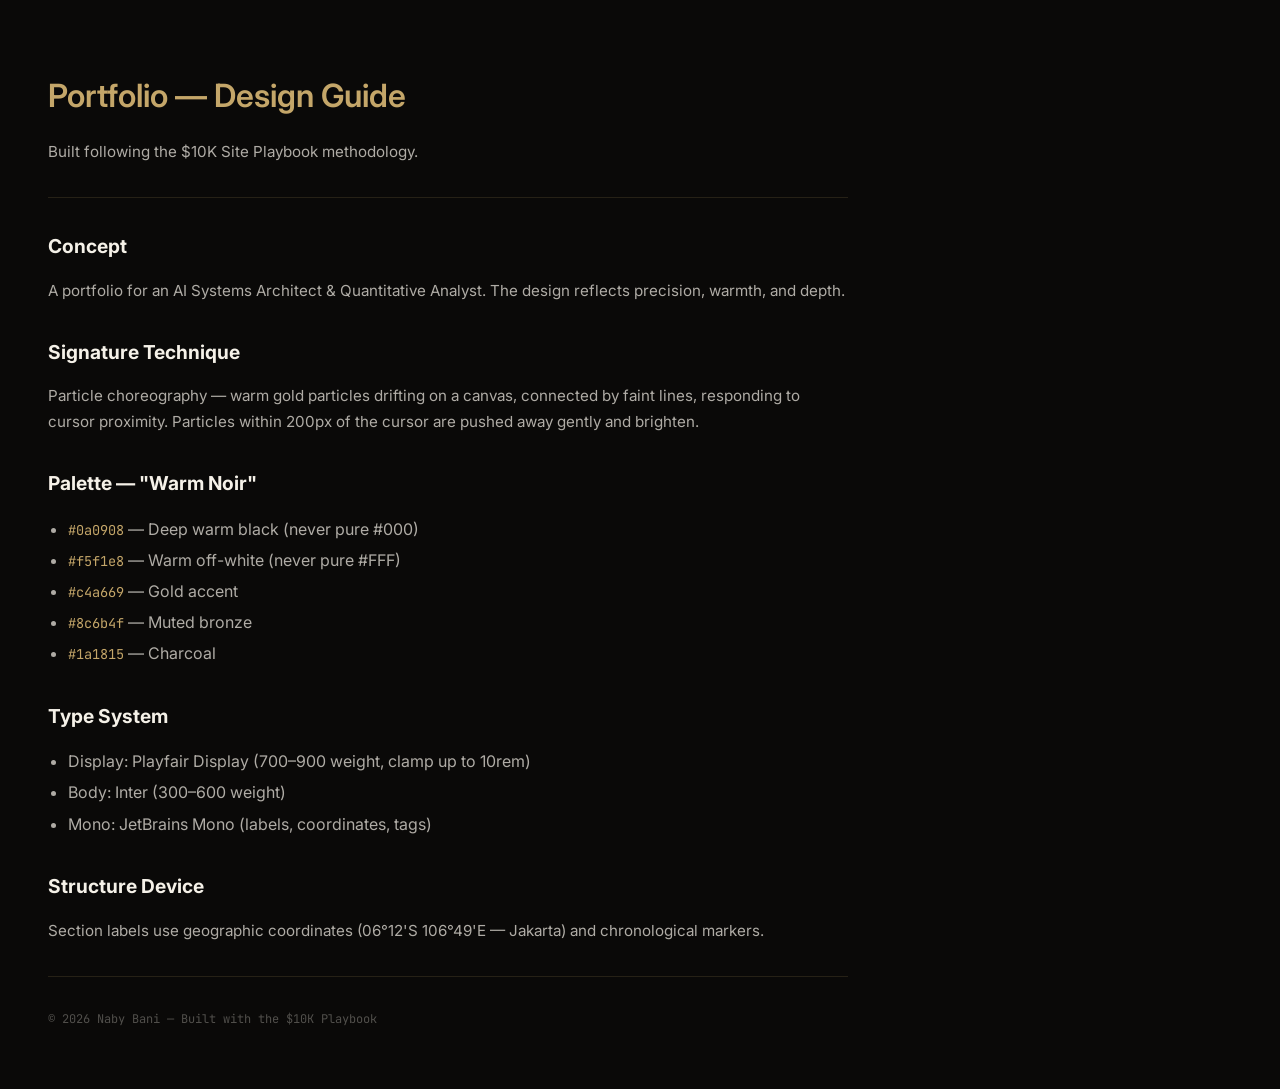
<file: guide.html>
<!DOCTYPE html>
<html lang="en">
<head>
<meta charset="UTF-8">
<meta name="viewport" content="width=device-width, initial-scale=1.0">
<title>Guide — Naby Bani Portfolio</title>
<link href="https://fonts.googleapis.com/css2?family=Inter:wght@300;400;500;600&family=JetBrains+Mono:wght@400;500&display=swap" rel="stylesheet">
<style>
body { background: #0a0908; color: #f5f1e8; font-family: 'Inter', sans-serif; padding: 48px; max-width: 800px; margin: 0; line-height: 1.7; }
h1 { font-family: 'Inter'; font-weight: 600; font-size: 2rem; color: #c4a669; margin-bottom: 8px; }
h2 { font-size: 1.2rem; color: #f5f1e8; margin-top: 32px; margin-bottom: 8px; }
p { color: rgba(245,241,232,0.7); font-size: 0.95rem; }
code { font-family: 'JetBrains Mono'; font-size: 0.85rem; color: #c4a669; }
ul { color: rgba(245,241,232,0.7); padding-left: 20px; }
li { margin-bottom: 4px; }
hr { border: none; border-top: 1px solid rgba(196,166,105,0.15); margin: 32px 0; }
</style>
</head>
<body>
<h1>Portfolio — Design Guide</h1>
<p>Built following the $10K Site Playbook methodology.</p>
<hr>
<h2>Concept</h2>
<p>A portfolio for an AI Systems Architect & Quantitative Analyst. The design reflects precision, warmth, and depth.</p>
<h2>Signature Technique</h2>
<p>Particle choreography — warm gold particles drifting on a canvas, connected by faint lines, responding to cursor proximity. Particles within 200px of the cursor are pushed away gently and brighten.</p>
<h2>Palette — "Warm Noir"</h2>
<ul>
<li><code>#0a0908</code> — Deep warm black (never pure #000)</li>
<li><code>#f5f1e8</code> — Warm off-white (never pure #FFF)</li>
<li><code>#c4a669</code> — Gold accent</li>
<li><code>#8c6b4f</code> — Muted bronze</li>
<li><code>#1a1815</code> — Charcoal</li>
</ul>
<h2>Type System</h2>
<ul>
<li>Display: Playfair Display (700–900 weight, clamp up to 10rem)</li>
<li>Body: Inter (300–600 weight)</li>
<li>Mono: JetBrains Mono (labels, coordinates, tags)</li>
</ul>
<h2>Structure Device</h2>
<p>Section labels use geographic coordinates (06°12'S 106°49'E — Jakarta) and chronological markers.</p>
<hr>
<p style="font-family:'JetBrains Mono';font-size:0.75rem;color:rgba(245,241,232,0.3);">© 2026 Naby Bani — Built with the $10K Playbook</p>
</body>
</html>
</file>
